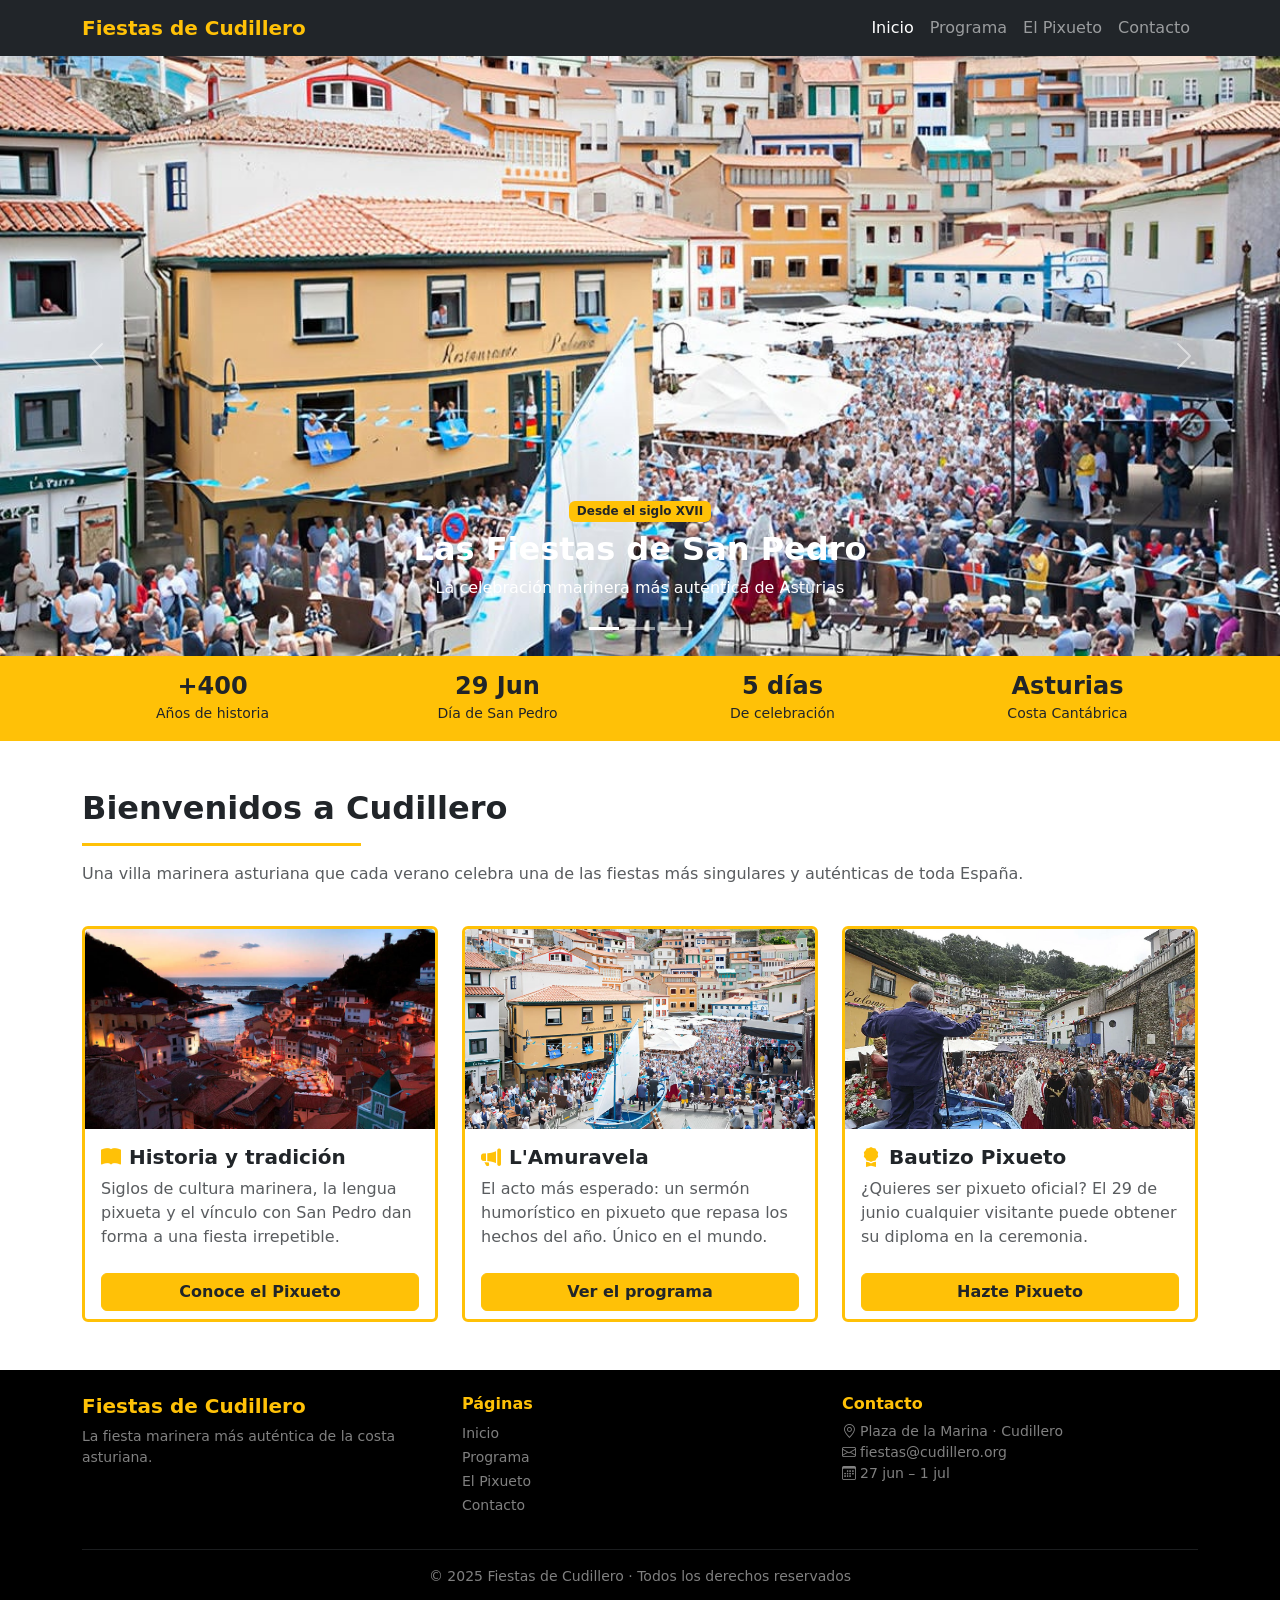
<file: index.html>
<!doctype html>
<html lang="es">
  <head>
    <meta charset="utf-8">
    <meta name="viewport" content="width=device-width, initial-scale=1">
    <title>Fiestas de Cudillero</title>
    <link href="https://cdn.jsdelivr.net/npm/bootstrap@5.3.3/dist/css/bootstrap.min.css" rel="stylesheet">
    <link href="https://cdn.jsdelivr.net/npm/bootstrap-icons@1.11.3/font/bootstrap-icons.min.css" rel="stylesheet">
    <link rel="stylesheet" href="css/estilos.css">
  </head>
  <body>

    <!-- NAVBAR -->
    <nav class="navbar navbar-expand-lg navbar-dark bg-dark">
      <div class="container">
        <a class="navbar-brand fw-bold text-warning" href="index.html">Fiestas de Cudillero</a>
        <button class="navbar-toggler" type="button" data-bs-toggle="collapse" data-bs-target="#menu" aria-controls="menu" aria-expanded="false" aria-label="Abrir menú">
          <span class="navbar-toggler-icon"></span>
        </button>
        <div class="collapse navbar-collapse" id="menu">
          <ul class="navbar-nav ms-auto">
            <li class="nav-item"><a class="nav-link active" href="index.html">Inicio</a></li>
            <li class="nav-item"><a class="nav-link" href="portfolio/programa.html">Programa</a></li>
            <li class="nav-item"><a class="nav-link" href="portfolio/pixueto.html">El Pixueto</a></li>
            <li class="nav-item"><a class="nav-link" href="portfolio/contacto.html">Contacto</a></li>
          </ul>
        </div>
      </div>
    </nav>


    <!-- CARRUSEL -->
    <div id="carrusel" class="carousel slide" data-bs-ride="carousel">
      <div class="carousel-indicators">
        <button type="button" data-bs-target="#carrusel" data-bs-slide-to="0" class="active" aria-label="Slide 1"></button>
        <button type="button" data-bs-target="#carrusel" data-bs-slide-to="1" aria-label="Slide 2"></button>
        <button type="button" data-bs-target="#carrusel" data-bs-slide-to="2" aria-label="Slide 3"></button>
      </div>
      <div class="carousel-inner">
        <div class="carousel-item active">
          <img src="imagenes_video/lamuravela.jpg" class="d-block w-100" alt="L'Amuravela">
          <div class="carousel-caption d-none d-md-block">
            <span class="badge bg-warning text-dark mb-2">Desde el siglo XVII</span>
            <!-- h1 aquí: es el título principal de la página -->
            <h1 class="fw-bold fs-2">Las Fiestas de San Pedro</h1>
            <p>La celebración marinera más auténtica de Asturias</p>
          </div>
        </div>
        <div class="carousel-item">
          <img src="imagenes_video/Fiesta_de_L_Amuravela_1.jpg" class="d-block w-100" alt="L'Amuravela">
          <div class="carousel-caption d-none d-md-block">
            <span class="badge bg-warning text-dark mb-2">Tradición única</span>
            <h2 class="fw-bold">L'Amuravela</h2>
            <p>Un sermón humorístico único en el mundo, en lengua pixueta</p>
          </div>
        </div>
        <div class="carousel-item">
          <img src="imagenes_video/cudi.jpg" class="d-block w-100" alt="Cudillero">
          <div class="carousel-caption d-none d-md-block">
            <span class="badge bg-warning text-dark mb-2">29 Junio · San Pedro</span>
            <h2 class="fw-bold">Cudillero te espera</h2>
            <p>Del 27 de junio al 1 de julio</p>
          </div>
        </div>
      </div>
      <button class="carousel-control-prev" type="button" data-bs-target="#carrusel" data-bs-slide="prev">
        <span class="carousel-control-prev-icon"></span>
        <span class="visually-hidden">Anterior</span>
      </button>
      <button class="carousel-control-next" type="button" data-bs-target="#carrusel" data-bs-slide="next">
        <span class="carousel-control-next-icon"></span>
        <span class="visually-hidden">Siguiente</span>
      </button>
    </div>


    <!-- FRANJA DE DATOS -->
    <div class="bg-warning py-3">
      <div class="container">
        <div class="row text-center">
          <div class="col-6 col-md-3">
            <!-- h3 para seguir la jerarquía h1 > h2 > h3 -->
            <h3 class="fw-bold text-dark mb-0 fs-4">+400</h3>
            <small class="text-dark">Años de historia</small>
          </div>
          <div class="col-6 col-md-3">
            <h3 class="fw-bold text-dark mb-0 fs-4">29 Jun</h3>
            <small class="text-dark">Día de San Pedro</small>
          </div>
          <div class="col-6 col-md-3 mt-2 mt-md-0">
            <h3 class="fw-bold text-dark mb-0 fs-4">5 días</h3>
            <small class="text-dark">De celebración</small>
          </div>
          <div class="col-6 col-md-3 mt-2 mt-md-0">
            <h3 class="fw-bold text-dark mb-0 fs-4">Asturias</h3>
            <small class="text-dark">Costa Cantábrica</small>
          </div>
        </div>
      </div>
    </div>


    <!-- TRES TARJETAS -->
    <section class="py-5">
      <div class="container">

        <div class="row mb-4">
          <div class="col">
            <h2 class="fw-bold">Bienvenidos a Cudillero</h2>
            <hr class="border-warning border-3 opacity-100 w-25">
            <p class="text-muted">Una villa marinera asturiana que cada verano celebra una de las fiestas más singulares y auténticas de toda España.</p>
          </div>
        </div>

        <div class="row row-cols-1 row-cols-md-3 g-4">

          <div class="col">
            <div class="card h-100 border-top border-warning border-3">
              <img src="imagenes_video/cudillero_san_pedro.jpg" class="card-img-top img-galeria" alt="Historia">
              <div class="card-body">
                <!-- h3 dentro de section que ya tiene h2 -->
                <h3 class="card-title fw-bold fs-5"><i class="bi bi-book-fill text-warning me-2"></i>Historia y tradición</h3>
                <p class="card-text text-muted">Siglos de cultura marinera, la lengua pixueta y el vínculo con San Pedro dan forma a una fiesta irrepetible.</p>
              </div>
              <div class="card-footer bg-white border-0">
                <a href="portfolio/pixueto.html" class="btn btn-warning text-dark fw-bold w-100">Conoce el Pixueto</a>
              </div>
            </div>
          </div>

          <div class="col">
            <div class="card h-100 border-top border-warning border-3">
              <img src="imagenes_video/lamuravela.jpg" class="card-img-top img-galeria" alt="L'Amuravela">
              <div class="card-body">
                <h3 class="card-title fw-bold fs-5"><i class="bi bi-megaphone-fill text-warning me-2"></i>L'Amuravela</h3>
                <p class="card-text text-muted">El acto más esperado: un sermón humorístico en pixueto que repasa los hechos del año. Único en el mundo.</p>
              </div>
              <div class="card-footer bg-white border-0">
                <a href="portfolio/programa.html" class="btn btn-warning text-dark fw-bold w-100">Ver el programa</a>
              </div>
            </div>
          </div>

          <div class="col">
            <div class="card h-100 border-top border-warning border-3">
              <img src="imagenes_video/imgSanpedro.jpg" class="card-img-top img-galeria" alt="San Pedro">
              <div class="card-body">
                <h3 class="card-title fw-bold fs-5"><i class="bi bi-award-fill text-warning me-2"></i>Bautizo Pixueto</h3>
                <p class="card-text text-muted">¿Quieres ser pixueto oficial? El 29 de junio cualquier visitante puede obtener su diploma en la ceremonia.</p>
              </div>
              <div class="card-footer bg-white border-0">
                <a href="portfolio/pixueto.html#bautizo" class="btn btn-warning text-dark fw-bold w-100">Hazte Pixueto</a>
              </div>
            </div>
          </div>

        </div>
      </div>
    </section>


    <!-- FOOTER -->
    <footer class="bg-black text-white py-4">
      <div class="container">
        <div class="row g-4">
          <div class="col-12 col-md-4">
            <h3 class="fw-bold text-warning fs-5">Fiestas de Cudillero</h3>
            <p class="text-white-50 small">La fiesta marinera más auténtica de la costa asturiana.</p>
          </div>
          <div class="col-6 col-md-4">
            <h4 class="fw-bold text-warning fs-6">Páginas</h4>
            <ul class="list-unstyled">
              <li><a href="index.html" class="text-white-50 text-decoration-none small">Inicio</a></li>
              <li><a href="portfolio/programa.html" class="text-white-50 text-decoration-none small">Programa</a></li>
              <li><a href="portfolio/pixueto.html" class="text-white-50 text-decoration-none small">El Pixueto</a></li>
              <li><a href="portfolio/contacto.html" class="text-white-50 text-decoration-none small">Contacto</a></li>
            </ul>
          </div>
          <div class="col-6 col-md-4">
            <h4 class="fw-bold text-warning fs-6">Contacto</h4>
            <ul class="list-unstyled">
              <li class="text-white-50 small"><i class="bi bi-geo-alt me-1"></i>Plaza de la Marina · Cudillero</li>
              <li class="text-white-50 small"><i class="bi bi-envelope me-1"></i>fiestas@cudillero.org</li>
              <li class="text-white-50 small"><i class="bi bi-calendar3 me-1"></i>27 jun – 1 jul</li>
            </ul>
          </div>
        </div>
        <hr class="border-secondary">
        <p class="text-center text-white-50 small mb-0">© 2025 Fiestas de Cudillero · Todos los derechos reservados</p>
      </div>
    </footer>

    <script src="https://cdn.jsdelivr.net/npm/bootstrap@5.3.3/dist/js/bootstrap.bundle.min.js"></script>
  </body>
</html>
</file>
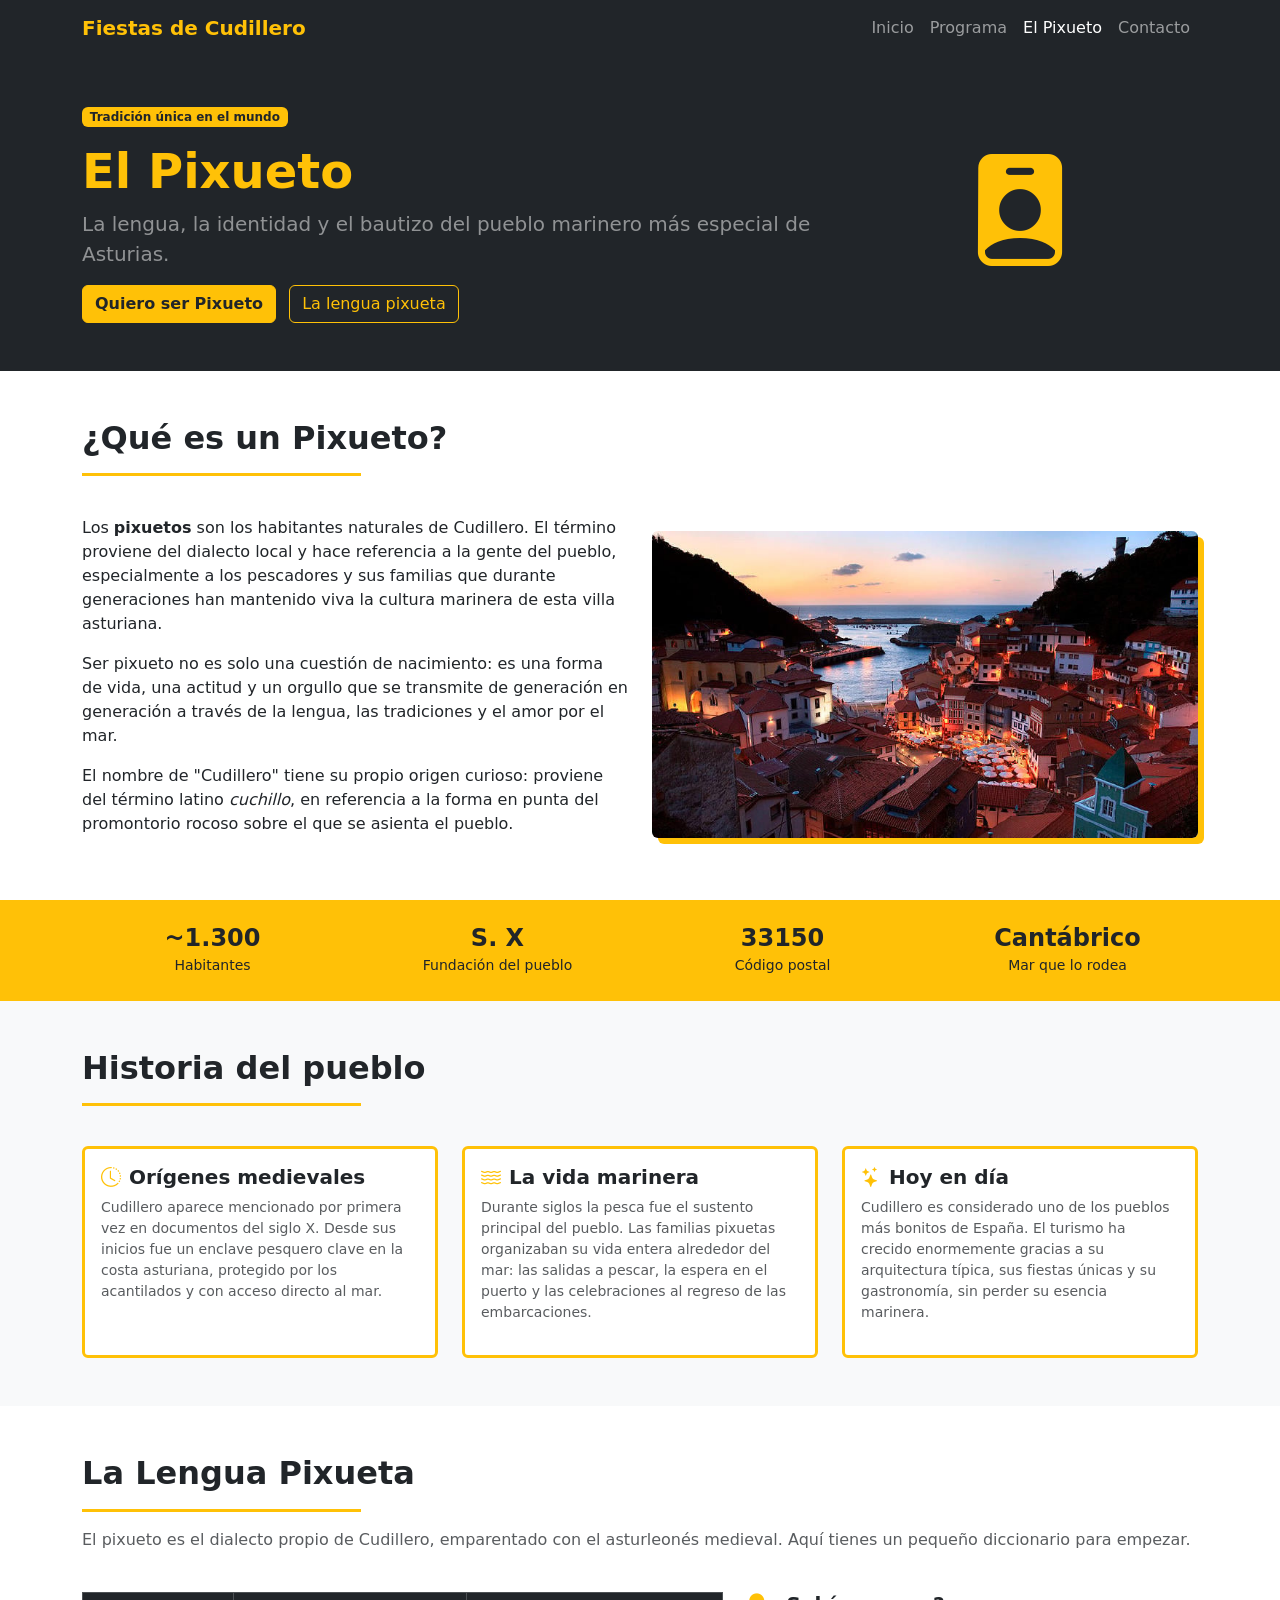
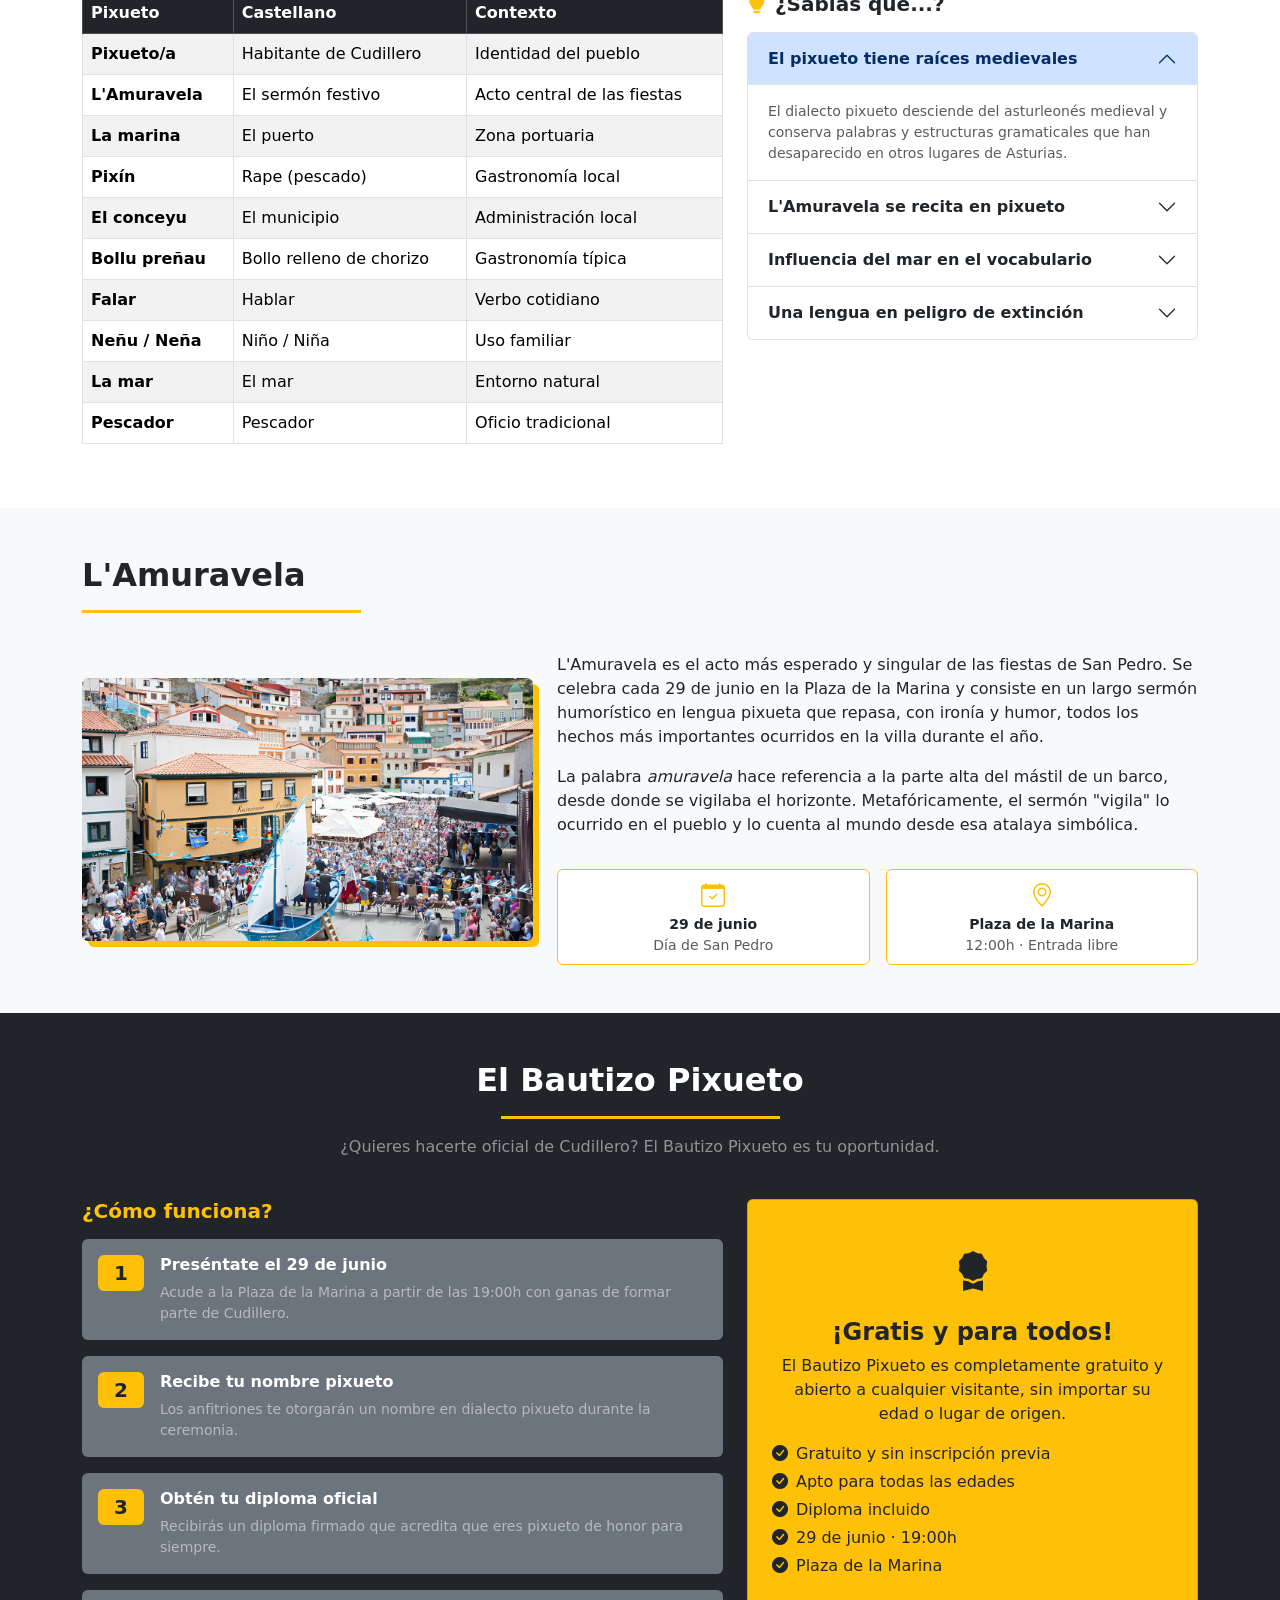
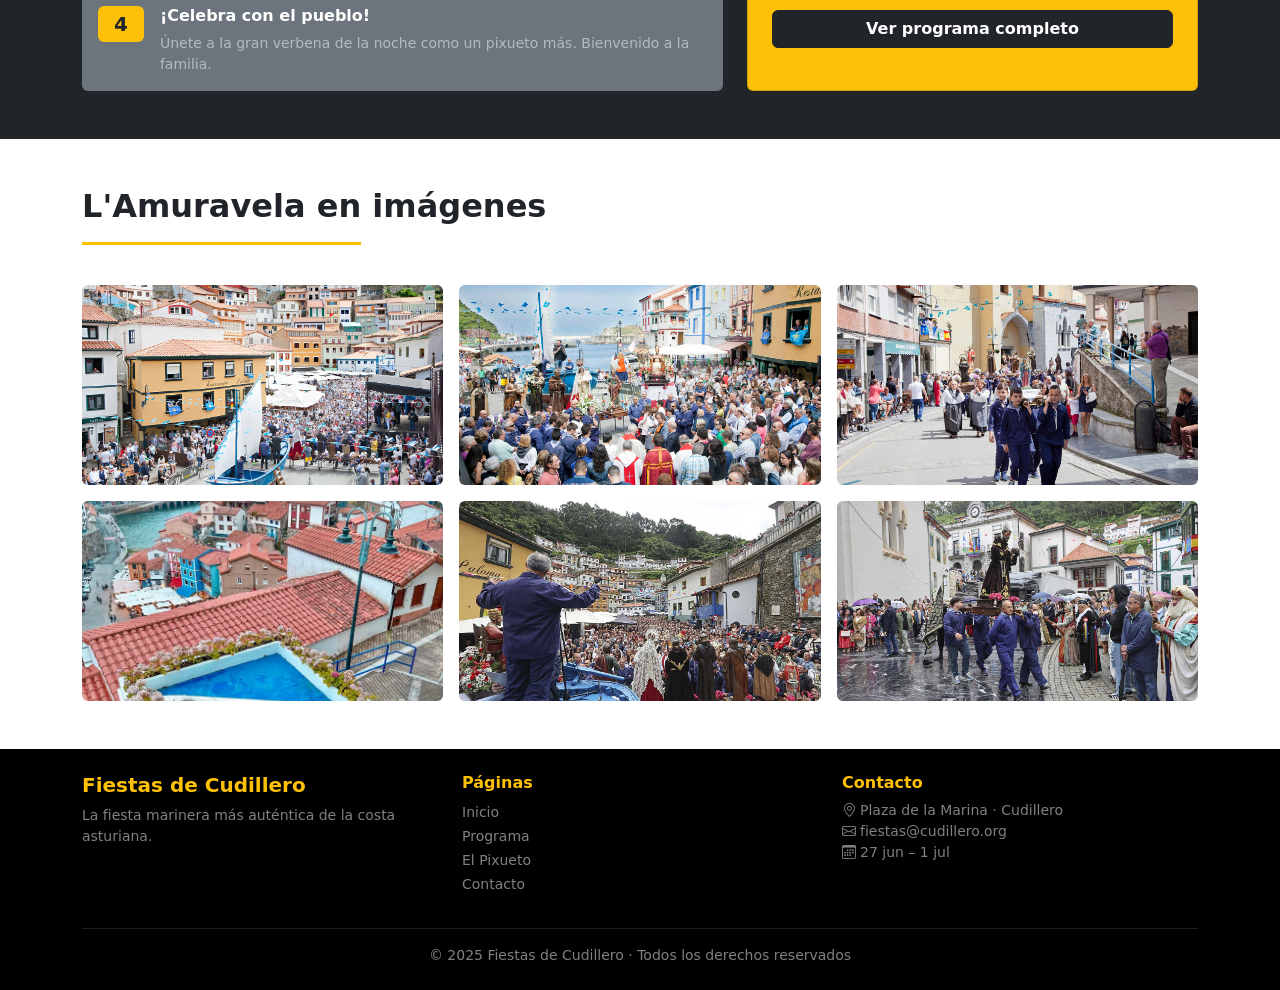
<file: portfolio/pixueto.html>
<!doctype html>
<html lang="es">
  <head>
    <meta charset="utf-8">
    <meta name="viewport" content="width=device-width, initial-scale=1">
    <title>El Pixueto · Fiestas de Cudillero</title>
    <link href="https://cdn.jsdelivr.net/npm/bootstrap@5.3.3/dist/css/bootstrap.min.css" rel="stylesheet">
    <link href="https://cdn.jsdelivr.net/npm/bootstrap-icons@1.11.3/font/bootstrap-icons.min.css" rel="stylesheet">
    <link rel="stylesheet" href="../css/estilos.css">
  </head>
  <body>

    <!-- NAVBAR -->
    <nav class="navbar navbar-expand-lg navbar-dark bg-dark">
      <div class="container">
        <a class="navbar-brand fw-bold text-warning" href="../index.html">Fiestas de Cudillero</a>
        <button class="navbar-toggler" type="button" data-bs-toggle="collapse" data-bs-target="#menu" aria-controls="menu" aria-expanded="false" aria-label="Abrir menú">
          <span class="navbar-toggler-icon"></span>
        </button>
        <div class="collapse navbar-collapse" id="menu">
          <ul class="navbar-nav ms-auto">
            <li class="nav-item"><a class="nav-link" href="../index.html">Inicio</a></li>
            <li class="nav-item"><a class="nav-link" href="programa.html">Programa</a></li>
            <li class="nav-item"><a class="nav-link active" href="pixueto.html">El Pixueto</a></li>
            <li class="nav-item"><a class="nav-link" href="contacto.html">Contacto</a></li>
          </ul>
        </div>
      </div>
    </nav>


    <!-- CABECERA -->
    <div class="bg-dark text-white py-5">
      <div class="container">
        <div class="row align-items-center g-4">
          <div class="col-12 col-md-8">
            <span class="badge bg-warning text-dark mb-3">Tradición única en el mundo</span>
            <h1 class="fw-bold display-5 text-warning">El Pixueto</h1>
            <p class="lead text-white-50">La lengua, la identidad y el bautizo del pueblo marinero más especial de Asturias.</p>
            <a href="#bautizo" class="btn btn-warning text-dark fw-bold me-2">Quiero ser Pixueto</a>
            <a href="#lengua" class="btn btn-outline-warning">La lengua pixueta</a>
          </div>
          <div class="col-12 col-md-4 text-center d-none d-md-block">
            <i class="bi bi-person-badge-fill text-warning" style="font-size:7rem;"></i>
          </div>
        </div>
      </div>
    </div>


    <!-- QUÉ ES UN PIXUETO -->
    <section class="py-5">
      <div class="container">

        <div class="row mb-4">
          <div class="col">
            <h2 class="fw-bold">¿Qué es un Pixueto?</h2>
            <hr class="border-warning border-3 opacity-100 w-25">
          </div>
        </div>

        <div class="row align-items-center g-4">
          <div class="col-12 col-md-6">
            <p>Los <strong>pixuetos</strong> son los habitantes naturales de Cudillero. El término proviene del dialecto local y hace referencia a la gente del pueblo, especialmente a los pescadores y sus familias que durante generaciones han mantenido viva la cultura marinera de esta villa asturiana.</p>
            <p>Ser pixueto no es solo una cuestión de nacimiento: es una forma de vida, una actitud y un orgullo que se transmite de generación en generación a través de la lengua, las tradiciones y el amor por el mar.</p>
            <p>El nombre de "Cudillero" tiene su propio origen curioso: proviene del término latino <em>cuchillo</em>, en referencia a la forma en punta del promontorio rocoso sobre el que se asienta el pueblo.</p>
          </div>
          <div class="col-12 col-md-6">
            <img src="../imagenes_video/cudillero_san_pedro.jpg" class="img-fluid rounded sombra-dorada" alt="Cudillero">
          </div>
        </div>

      </div>
    </section>


    <!-- DATOS DEL PUEBLO -->
    <section class="py-4 bg-warning">
      <div class="container">
        <div class="row text-center">
          <div class="col-6 col-md-3">
            <h3 class="fw-bold text-dark mb-0 fs-4">~1.300</h3>
            <small class="text-dark">Habitantes</small>
          </div>
          <div class="col-6 col-md-3">
            <h3 class="fw-bold text-dark mb-0 fs-4">S. X</h3>
            <small class="text-dark">Fundación del pueblo</small>
          </div>
          <div class="col-6 col-md-3 mt-2 mt-md-0">
            <h3 class="fw-bold text-dark mb-0 fs-4">33150</h3>
            <small class="text-dark">Código postal</small>
          </div>
          <div class="col-6 col-md-3 mt-2 mt-md-0">
            <h3 class="fw-bold text-dark mb-0 fs-4">Cantábrico</h3>
            <small class="text-dark">Mar que lo rodea</small>
          </div>
        </div>
      </div>
    </section>


    <!-- HISTORIA DEL PUEBLO -->
    <section class="py-5 bg-light">
      <div class="container">

        <div class="row mb-4">
          <div class="col">
            <h2 class="fw-bold">Historia del pueblo</h2>
            <hr class="border-warning border-3 opacity-100 w-25">
          </div>
        </div>

        <div class="row g-4">

          <div class="col-12 col-md-4">
            <div class="card h-100 border-top border-warning border-3">
              <div class="card-body">
                <h3 class="fw-bold fs-5"><i class="bi bi-clock-history text-warning me-2"></i>Orígenes medievales</h3>
                <p class="text-muted small">Cudillero aparece mencionado por primera vez en documentos del siglo X. Desde sus inicios fue un enclave pesquero clave en la costa asturiana, protegido por los acantilados y con acceso directo al mar.</p>
              </div>
            </div>
          </div>

          <div class="col-12 col-md-4">
            <div class="card h-100 border-top border-warning border-3">
              <div class="card-body">
                <h3 class="fw-bold fs-5"><i class="bi bi-water text-warning me-2"></i>La vida marinera</h3>
                <p class="text-muted small">Durante siglos la pesca fue el sustento principal del pueblo. Las familias pixuetas organizaban su vida entera alrededor del mar: las salidas a pescar, la espera en el puerto y las celebraciones al regreso de las embarcaciones.</p>
              </div>
            </div>
          </div>

          <div class="col-12 col-md-4">
            <div class="card h-100 border-top border-warning border-3">
              <div class="card-body">
                <h3 class="fw-bold fs-5"><i class="bi bi-stars text-warning me-2"></i>Hoy en día</h3>
                <p class="text-muted small">Cudillero es considerado uno de los pueblos más bonitos de España. El turismo ha crecido enormemente gracias a su arquitectura típica, sus fiestas únicas y su gastronomía, sin perder su esencia marinera.</p>
              </div>
            </div>
          </div>

        </div>
      </div>
    </section>


    <!-- LA LENGUA PIXUETA -->
    <section id="lengua" class="py-5">
      <div class="container">

        <div class="row mb-4">
          <div class="col">
            <h2 class="fw-bold">La Lengua Pixueta</h2>
            <hr class="border-warning border-3 opacity-100 w-25">
            <p class="text-muted">El pixueto es el dialecto propio de Cudillero, emparentado con el asturleonés medieval. Aquí tienes un pequeño diccionario para empezar.</p>
          </div>
        </div>

        <div class="row g-4">

          <div class="col-12 col-lg-7">
            <div class="table-responsive">
              <table class="table table-striped table-bordered align-middle">
                <thead class="table-dark">
                  <tr>
                    <th>Pixueto</th>
                    <th>Castellano</th>
                    <th>Contexto</th>
                  </tr>
                </thead>
                <tbody>
                  <tr><td><strong>Pixueto/a</strong></td><td>Habitante de Cudillero</td><td>Identidad del pueblo</td></tr>
                  <tr><td><strong>L'Amuravela</strong></td><td>El sermón festivo</td><td>Acto central de las fiestas</td></tr>
                  <tr><td><strong>La marina</strong></td><td>El puerto</td><td>Zona portuaria</td></tr>
                  <tr><td><strong>Pixín</strong></td><td>Rape (pescado)</td><td>Gastronomía local</td></tr>
                  <tr><td><strong>El conceyu</strong></td><td>El municipio</td><td>Administración local</td></tr>
                  <tr><td><strong>Bollu preñau</strong></td><td>Bollo relleno de chorizo</td><td>Gastronomía típica</td></tr>
                  <tr><td><strong>Falar</strong></td><td>Hablar</td><td>Verbo cotidiano</td></tr>
                  <tr><td><strong>Neñu / Neña</strong></td><td>Niño / Niña</td><td>Uso familiar</td></tr>
                  <tr><td><strong>La mar</strong></td><td>El mar</td><td>Entorno natural</td></tr>
                  <tr><td><strong>Pescador</strong></td><td>Pescador</td><td>Oficio tradicional</td></tr>
                </tbody>
              </table>
            </div>
          </div>

          <div class="col-12 col-lg-5">
            <h3 class="fw-bold mb-3 fs-5"><i class="bi bi-lightbulb-fill text-warning me-2"></i>¿Sabías que...?</h3>
            <div class="accordion" id="acordeonLengua">
              <div class="accordion-item">
                <h2 class="accordion-header">
                  <button class="accordion-button fw-bold" type="button" data-bs-toggle="collapse" data-bs-target="#c1" aria-expanded="true">
                    El pixueto tiene raíces medievales
                  </button>
                </h2>
                <div id="c1" class="accordion-collapse collapse show" data-bs-parent="#acordeonLengua">
                  <div class="accordion-body text-muted small">
                    El dialecto pixueto desciende del asturleonés medieval y conserva palabras y estructuras gramaticales que han desaparecido en otros lugares de Asturias.
                  </div>
                </div>
              </div>
              <div class="accordion-item">
                <h2 class="accordion-header">
                  <button class="accordion-button collapsed fw-bold" type="button" data-bs-toggle="collapse" data-bs-target="#c2" aria-expanded="false">
                    L'Amuravela se recita en pixueto
                  </button>
                </h2>
                <div id="c2" class="accordion-collapse collapse" data-bs-parent="#acordeonLengua">
                  <div class="accordion-body text-muted small">
                    El sermón de L'Amuravela se pronuncia íntegramente en lengua pixueta, lo que lo convierte en uno de los pocos actos públicos donde este dialecto tiene protagonismo oficial hoy en día.
                  </div>
                </div>
              </div>
              <div class="accordion-item">
                <h2 class="accordion-header">
                  <button class="accordion-button collapsed fw-bold" type="button" data-bs-toggle="collapse" data-bs-target="#c3" aria-expanded="false">
                    Influencia del mar en el vocabulario
                  </button>
                </h2>
                <div id="c3" class="accordion-collapse collapse" data-bs-parent="#acordeonLengua">
                  <div class="accordion-body text-muted small">
                    Gran parte del vocabulario pixueto está relacionado con la pesca, el mar y las embarcaciones, reflejo directo de la vida cotidiana de sus habitantes a lo largo de los siglos.
                  </div>
                </div>
              </div>
              <div class="accordion-item">
                <h2 class="accordion-header">
                  <button class="accordion-button collapsed fw-bold" type="button" data-bs-toggle="collapse" data-bs-target="#c4" aria-expanded="false">
                    Una lengua en peligro de extinción
                  </button>
                </h2>
                <div id="c4" class="accordion-collapse collapse" data-bs-parent="#acordeonLengua">
                  <div class="accordion-body text-muted small">
                    El número de hablantes nativos del pixueto ha descendido mucho en el siglo XX. Las fiestas y L'Amuravela son los principales mecanismos de conservación y transmisión de este dialecto único.
                  </div>
                </div>
              </div>
            </div>
          </div>

        </div>
      </div>
    </section>


    <!-- L'AMURAVELA -->
    <section class="py-5 bg-light">
      <div class="container">

        <div class="row mb-4">
          <div class="col">
            <h2 class="fw-bold">L'Amuravela</h2>
            <hr class="border-warning border-3 opacity-100 w-25">
          </div>
        </div>

        <div class="row align-items-center g-4">
          <div class="col-12 col-md-5">
            <img src="../imagenes_video/lamuravela.jpg" class="img-fluid rounded sombra-dorada" alt="L'Amuravela">
          </div>
          <div class="col-12 col-md-7">
            <p>L'Amuravela es el acto más esperado y singular de las fiestas de San Pedro. Se celebra cada 29 de junio en la Plaza de la Marina y consiste en un largo sermón humorístico en lengua pixueta que repasa, con ironía y humor, todos los hechos más importantes ocurridos en la villa durante el año.</p>
            <p>La palabra <em>amuravela</em> hace referencia a la parte alta del mástil de un barco, desde donde se vigilaba el horizonte. Metafóricamente, el sermón "vigila" lo ocurrido en el pueblo y lo cuenta al mundo desde esa atalaya simbólica.</p>
            <div class="row row-cols-1 row-cols-sm-2 g-3 mt-2">
              <div class="col">
                <div class="card border-warning">
                  <div class="card-body text-center py-2">
                    <i class="bi bi-calendar-check text-warning fs-4"></i>
                    <p class="mb-0 small fw-bold">29 de junio</p>
                    <p class="mb-0 text-muted small">Día de San Pedro</p>
                  </div>
                </div>
              </div>
              <div class="col">
                <div class="card border-warning">
                  <div class="card-body text-center py-2">
                    <i class="bi bi-geo-alt text-warning fs-4"></i>
                    <p class="mb-0 small fw-bold">Plaza de la Marina</p>
                    <p class="mb-0 text-muted small">12:00h · Entrada libre</p>
                  </div>
                </div>
              </div>
            </div>
          </div>
        </div>

      </div>
    </section>


    <!-- BAUTIZO PIXUETO -->
    <section id="bautizo" class="py-5 bg-dark text-white">
      <div class="container">

        <div class="row mb-4">
          <div class="col text-center">
            <h2 class="fw-bold text-white">El Bautizo Pixueto</h2>
            <hr class="border-warning border-3 opacity-100 w-25 mx-auto">
            <p class="text-white-50">¿Quieres hacerte oficial de Cudillero? El Bautizo Pixueto es tu oportunidad.</p>
          </div>
        </div>

        <div class="row g-4 justify-content-center">

          <div class="col-12 col-lg-7">
            <h3 class="fw-bold text-warning mb-3 fs-5">¿Cómo funciona?</h3>
            <div class="row g-3">
              <div class="col-12">
                <div class="card bg-secondary text-white border-0">
                  <div class="card-body d-flex align-items-start gap-3">
                    <span class="badge bg-warning text-dark fs-5 px-3 py-2">1</span>
                    <div>
                      <h4 class="fw-bold fs-6">Preséntate el 29 de junio</h4>
                      <p class="small text-white-50 mb-0">Acude a la Plaza de la Marina a partir de las 19:00h con ganas de formar parte de Cudillero.</p>
                    </div>
                  </div>
                </div>
              </div>
              <div class="col-12">
                <div class="card bg-secondary text-white border-0">
                  <div class="card-body d-flex align-items-start gap-3">
                    <span class="badge bg-warning text-dark fs-5 px-3 py-2">2</span>
                    <div>
                      <h4 class="fw-bold fs-6">Recibe tu nombre pixueto</h4>
                      <p class="small text-white-50 mb-0">Los anfitriones te otorgarán un nombre en dialecto pixueto durante la ceremonia.</p>
                    </div>
                  </div>
                </div>
              </div>
              <div class="col-12">
                <div class="card bg-secondary text-white border-0">
                  <div class="card-body d-flex align-items-start gap-3">
                    <span class="badge bg-warning text-dark fs-5 px-3 py-2">3</span>
                    <div>
                      <h4 class="fw-bold fs-6">Obtén tu diploma oficial</h4>
                      <p class="small text-white-50 mb-0">Recibirás un diploma firmado que acredita que eres pixueto de honor para siempre.</p>
                    </div>
                  </div>
                </div>
              </div>
              <div class="col-12">
                <div class="card bg-secondary text-white border-0">
                  <div class="card-body d-flex align-items-start gap-3">
                    <span class="badge bg-warning text-dark fs-5 px-3 py-2">4</span>
                    <div>
                      <h4 class="fw-bold fs-6">¡Celebra con el pueblo!</h4>
                      <p class="small text-white-50 mb-0">Únete a la gran verbena de la noche como un pixueto más. Bienvenido a la familia.</p>
                    </div>
                  </div>
                </div>
              </div>
            </div>
          </div>

          <div class="col-12 col-lg-5">
            <div class="card bg-warning text-dark h-100">
              <div class="card-body text-center d-flex flex-column justify-content-center p-4">
                <i class="bi bi-award-fill fs-1 mb-3"></i>
                <h3 class="fw-bold fs-4">¡Gratis y para todos!</h3>
                <p>El Bautizo Pixueto es completamente gratuito y abierto a cualquier visitante, sin importar su edad o lugar de origen.</p>
                <ul class="list-unstyled text-start">
                  <li class="mb-1"><i class="bi bi-check-circle-fill me-2"></i>Gratuito y sin inscripción previa</li>
                  <li class="mb-1"><i class="bi bi-check-circle-fill me-2"></i>Apto para todas las edades</li>
                  <li class="mb-1"><i class="bi bi-check-circle-fill me-2"></i>Diploma incluido</li>
                  <li class="mb-1"><i class="bi bi-check-circle-fill me-2"></i>29 de junio · 19:00h</li>
                  <li><i class="bi bi-check-circle-fill me-2"></i>Plaza de la Marina</li>
                </ul>
                <a href="programa.html" class="btn btn-dark text-white fw-bold mt-3">Ver programa completo</a>
              </div>
            </div>
          </div>

        </div>
      </div>
    </section>


    <!-- GALERÍA -->
    <section class="py-5">
      <div class="container">

        <div class="row mb-4">
          <div class="col">
            <h2 class="fw-bold">L'Amuravela en imágenes</h2>
            <hr class="border-warning border-3 opacity-100 w-25">
          </div>
        </div>

        <div class="row row-cols-1 row-cols-sm-2 row-cols-md-3 g-3">
          <div class="col"><img src="../imagenes_video/lamuravela.jpg" class="img-fluid rounded img-galeria w-100" alt="L'Amuravela"></div>
          <div class="col"><img src="../imagenes_video/Fiesta_de_L_Amuravela_1.jpg" class="img-fluid rounded img-galeria w-100" alt="Fiesta"></div>
          <div class="col"><img src="../imagenes_video/Fiesta_de_L_Amuravela.jpg" class="img-fluid rounded img-galeria w-100" alt="Celebración"></div>
          <div class="col"><img src="../imagenes_video/cudi.jpg" class="img-fluid rounded img-galeria w-100" alt="Cudillero"></div>
          <div class="col"><img src="../imagenes_video/imgSanpedro.jpg" class="img-fluid rounded img-galeria w-100" alt="San Pedro"></div>
          <div class="col"><img src="../imagenes_video/amuravela-cudillero-2024 (24).jpg" class="img-fluid rounded img-galeria w-100" alt="Amuravela 2024"></div>
        </div>

      </div>
    </section>


    <!-- FOOTER -->
    <footer class="bg-black text-white py-4">
      <div class="container">
        <div class="row g-4">
          <div class="col-12 col-md-4">
            <h3 class="fw-bold text-warning fs-5">Fiestas de Cudillero</h3>
            <p class="text-white-50 small">La fiesta marinera más auténtica de la costa asturiana.</p>
          </div>
          <div class="col-6 col-md-4">
            <h4 class="fw-bold text-warning fs-6">Páginas</h4>
            <ul class="list-unstyled">
              <li><a href="../index.html" class="text-white-50 text-decoration-none small">Inicio</a></li>
              <li><a href="programa.html" class="text-white-50 text-decoration-none small">Programa</a></li>
              <li><a href="pixueto.html" class="text-white-50 text-decoration-none small">El Pixueto</a></li>
              <li><a href="contacto.html" class="text-white-50 text-decoration-none small">Contacto</a></li>
            </ul>
          </div>
          <div class="col-6 col-md-4">
            <h4 class="fw-bold text-warning fs-6">Contacto</h4>
            <ul class="list-unstyled">
              <li class="text-white-50 small"><i class="bi bi-geo-alt me-1"></i>Plaza de la Marina · Cudillero</li>
              <li class="text-white-50 small"><i class="bi bi-envelope me-1"></i>fiestas@cudillero.org</li>
              <li class="text-white-50 small"><i class="bi bi-calendar3 me-1"></i>27 jun – 1 jul</li>
            </ul>
          </div>
        </div>
        <hr class="border-secondary">
        <p class="text-center text-white-50 small mb-0">© 2025 Fiestas de Cudillero · Todos los derechos reservados</p>
      </div>
    </footer>

    <script src="https://cdn.jsdelivr.net/npm/bootstrap@5.3.3/dist/js/bootstrap.bundle.min.js"></script>
  </body>
</html>
</file>
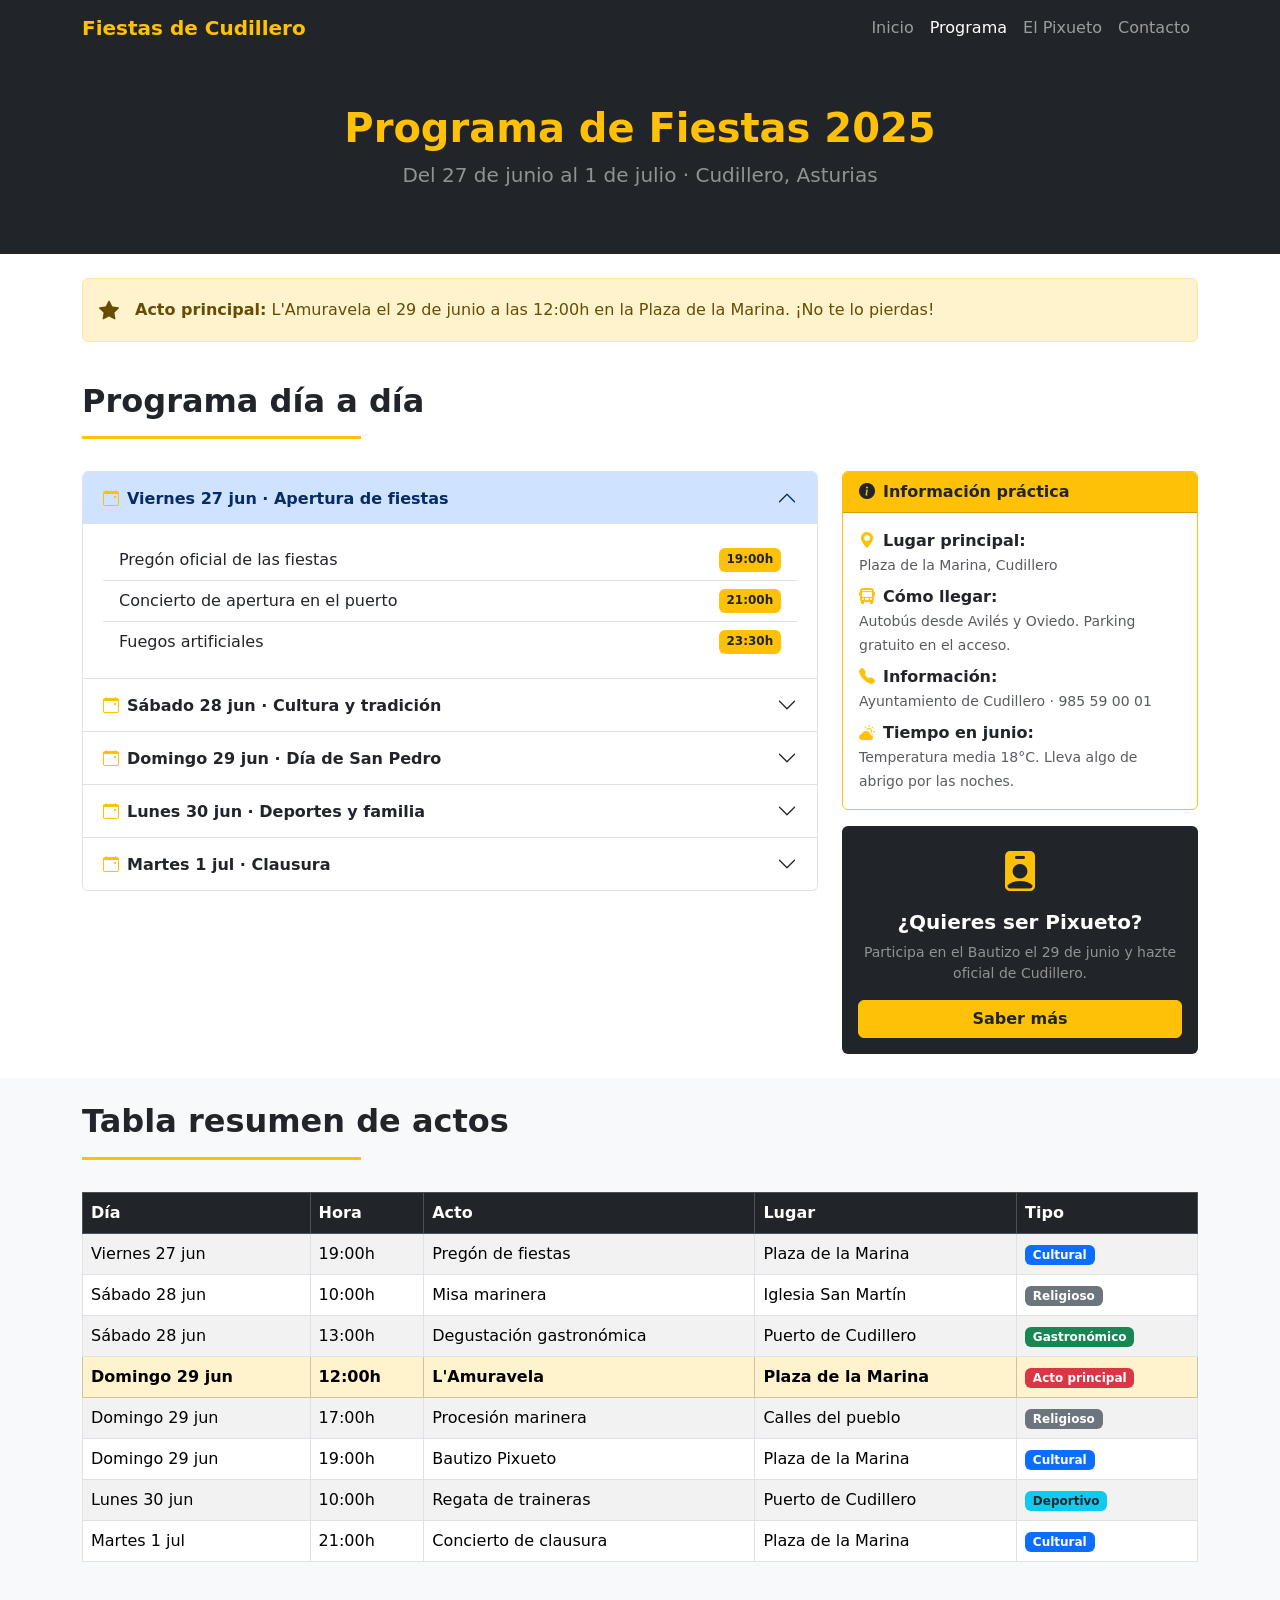
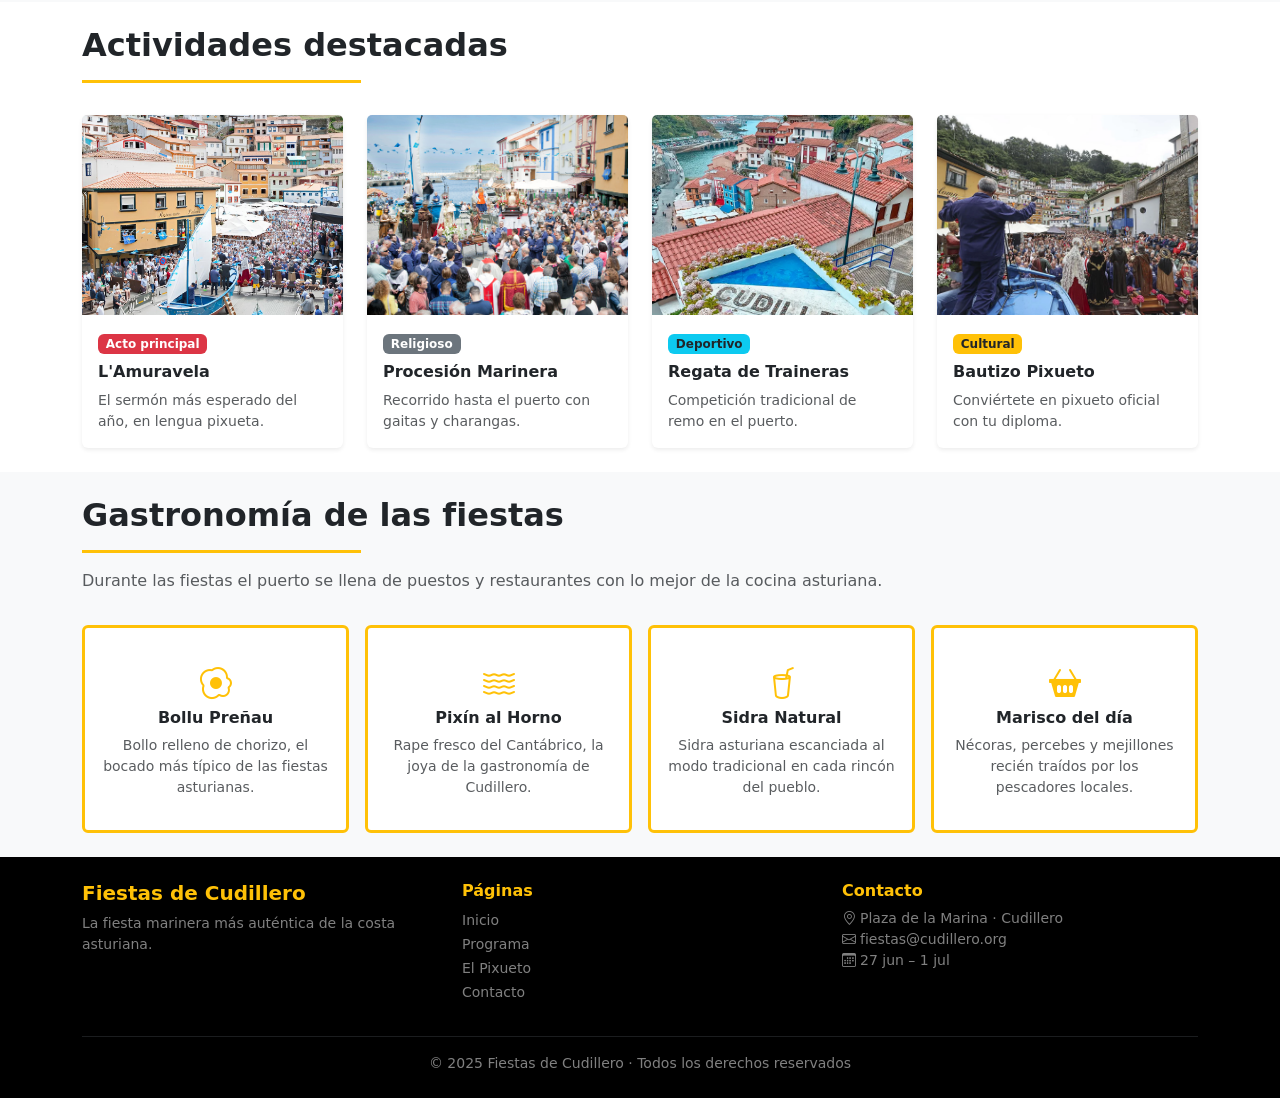
<file: portfolio/programa.html>
<!doctype html>
<html lang="es">
  <head>
    <meta charset="utf-8">
    <meta name="viewport" content="width=device-width, initial-scale=1">
    <title>Programa · Fiestas de Cudillero</title>
    <link href="https://cdn.jsdelivr.net/npm/bootstrap@5.3.3/dist/css/bootstrap.min.css" rel="stylesheet">
    <link href="https://cdn.jsdelivr.net/npm/bootstrap-icons@1.11.3/font/bootstrap-icons.min.css" rel="stylesheet">
    <link rel="stylesheet" href="../css/estilos.css">
  </head>
  <body>

    <!-- NAVBAR -->
    <nav class="navbar navbar-expand-lg navbar-dark bg-dark">
      <div class="container">
        <a class="navbar-brand fw-bold text-warning" href="../index.html">Fiestas de Cudillero</a>
        <button class="navbar-toggler" type="button" data-bs-toggle="collapse" data-bs-target="#menu" aria-controls="menu" aria-expanded="false" aria-label="Abrir menú">
          <span class="navbar-toggler-icon"></span>
        </button>
        <div class="collapse navbar-collapse" id="menu">
          <ul class="navbar-nav ms-auto">
            <li class="nav-item"><a class="nav-link" href="../index.html">Inicio</a></li>
            <li class="nav-item"><a class="nav-link active" href="programa.html">Programa</a></li>
            <li class="nav-item"><a class="nav-link" href="pixueto.html">El Pixueto</a></li>
            <li class="nav-item"><a class="nav-link" href="contacto.html">Contacto</a></li>
          </ul>
        </div>
      </div>
    </nav>


    <!-- CABECERA -->
    <div class="bg-dark text-white py-5">
      <div class="container">
        <div class="row">
          <div class="col text-center">
            <h1 class="fw-bold text-warning">Programa de Fiestas 2025</h1>
            <p class="lead text-white-50">Del 27 de junio al 1 de julio · Cudillero, Asturias</p>
          </div>
        </div>
      </div>
    </div>


    <!-- ALERTA ACTO PRINCIPAL -->
    <div class="container mt-4">
      <div class="row">
        <div class="col">
          <div class="alert alert-warning d-flex align-items-center" role="alert">
            <i class="bi bi-star-fill me-3 fs-5"></i>
            <div><strong>Acto principal:</strong> L'Amuravela el 29 de junio a las 12:00h en la Plaza de la Marina. ¡No te lo pierdas!</div>
          </div>
        </div>
      </div>
    </div>


    <!-- PROGRAMA DÍA A DÍA + SIDEBAR -->
    <section class="py-4">
      <div class="container">

        <div class="row mb-3">
          <div class="col">
            <h2 class="fw-bold">Programa día a día</h2>
            <hr class="border-warning border-3 opacity-100 w-25">
          </div>
        </div>

        <div class="row g-4">

          <!-- Acordeón -->
          <div class="col-12 col-lg-8">
            <div class="accordion" id="acordeonPrograma">

              <div class="accordion-item">
                <h2 class="accordion-header">
                  <button class="accordion-button fw-bold" type="button" data-bs-toggle="collapse" data-bs-target="#dia1" aria-expanded="true">
                    <i class="bi bi-calendar-event text-warning me-2"></i>Viernes 27 jun · Apertura de fiestas
                  </button>
                </h2>
                <div id="dia1" class="accordion-collapse collapse show" data-bs-parent="#acordeonPrograma">
                  <div class="accordion-body">
                    <ul class="list-group list-group-flush">
                      <li class="list-group-item d-flex justify-content-between">Pregón oficial de las fiestas <span class="badge bg-warning text-dark">19:00h</span></li>
                      <li class="list-group-item d-flex justify-content-between">Concierto de apertura en el puerto <span class="badge bg-warning text-dark">21:00h</span></li>
                      <li class="list-group-item d-flex justify-content-between">Fuegos artificiales <span class="badge bg-warning text-dark">23:30h</span></li>
                    </ul>
                  </div>
                </div>
              </div>

              <div class="accordion-item">
                <h2 class="accordion-header">
                  <button class="accordion-button collapsed fw-bold" type="button" data-bs-toggle="collapse" data-bs-target="#dia2" aria-expanded="false">
                    <i class="bi bi-calendar-event text-warning me-2"></i>Sábado 28 jun · Cultura y tradición
                  </button>
                </h2>
                <div id="dia2" class="accordion-collapse collapse" data-bs-parent="#acordeonPrograma">
                  <div class="accordion-body">
                    <ul class="list-group list-group-flush">
                      <li class="list-group-item d-flex justify-content-between">Misa marinera en la iglesia de San Martín <span class="badge bg-warning text-dark">10:00h</span></li>
                      <li class="list-group-item d-flex justify-content-between">Exposición de arte local en el Ayuntamiento <span class="badge bg-warning text-dark">12:00h</span></li>
                      <li class="list-group-item d-flex justify-content-between">Degustación de gastronomía asturiana <span class="badge bg-warning text-dark">13:00h</span></li>
                      <li class="list-group-item d-flex justify-content-between">Verbena con grupo local <span class="badge bg-warning text-dark">22:00h</span></li>
                    </ul>
                  </div>
                </div>
              </div>

              <div class="accordion-item">
                <h2 class="accordion-header">
                  <button class="accordion-button collapsed fw-bold" type="button" data-bs-toggle="collapse" data-bs-target="#dia3" aria-expanded="false">
                    <i class="bi bi-calendar-event text-warning me-2"></i>Domingo 29 jun · Día de San Pedro 
                  </button>
                </h2>
                <div id="dia3" class="accordion-collapse collapse" data-bs-parent="#acordeonPrograma">
                  <div class="accordion-body">
                    <p class="text-muted fst-italic small mb-2">El día más importante. Festividad del patrón de los marineros.</p>
                    <ul class="list-group list-group-flush">
                      <li class="list-group-item d-flex justify-content-between">Misa solemne en honor a San Pedro <span class="badge bg-warning text-dark">10:30h</span></li>
                      <li class="list-group-item d-flex justify-content-between"><strong>L'Amuravela · Plaza de la Marina</strong> <span class="badge bg-danger">12:00h</span></li>
                      <li class="list-group-item d-flex justify-content-between">Procesión marinera al puerto <span class="badge bg-warning text-dark">17:00h</span></li>
                      <li class="list-group-item d-flex justify-content-between">Bautizo Pixueto · Para todos los visitantes <span class="badge bg-warning text-dark">19:00h</span></li>
                      <li class="list-group-item d-flex justify-content-between">Gran verbena y concierto <span class="badge bg-warning text-dark">22:00h</span></li>
                    </ul>
                  </div>
                </div>
              </div>

              <div class="accordion-item">
                <h2 class="accordion-header">
                  <button class="accordion-button collapsed fw-bold" type="button" data-bs-toggle="collapse" data-bs-target="#dia4" aria-expanded="false">
                    <i class="bi bi-calendar-event text-warning me-2"></i>Lunes 30 jun · Deportes y familia
                  </button>
                </h2>
                <div id="dia4" class="accordion-collapse collapse" data-bs-parent="#acordeonPrograma">
                  <div class="accordion-body">
                    <ul class="list-group list-group-flush">
                      <li class="list-group-item d-flex justify-content-between">Regata de traineras en el puerto <span class="badge bg-warning text-dark">10:00h</span></li>
                      <li class="list-group-item d-flex justify-content-between">Actividades infantiles en la plaza <span class="badge bg-warning text-dark">12:00h</span></li>
                      <li class="list-group-item d-flex justify-content-between">Concurso de pesca deportiva <span class="badge bg-warning text-dark">16:00h</span></li>
                      <li class="list-group-item d-flex justify-content-between">Actuación de gaitas y danzas asturianas <span class="badge bg-warning text-dark">20:00h</span></li>
                    </ul>
                  </div>
                </div>
              </div>

              <div class="accordion-item">
                <h2 class="accordion-header">
                  <button class="accordion-button collapsed fw-bold" type="button" data-bs-toggle="collapse" data-bs-target="#dia5" aria-expanded="false">
                    <i class="bi bi-calendar-event text-warning me-2"></i>Martes 1 jul · Clausura
                  </button>
                </h2>
                <div id="dia5" class="accordion-collapse collapse" data-bs-parent="#acordeonPrograma">
                  <div class="accordion-body">
                    <ul class="list-group list-group-flush">
                      <li class="list-group-item d-flex justify-content-between">Misa de clausura <span class="badge bg-warning text-dark">11:00h</span></li>
                      <li class="list-group-item d-flex justify-content-between">Homenaje a los marineros en el puerto <span class="badge bg-warning text-dark">13:00h</span></li>
                      <li class="list-group-item d-flex justify-content-between">Concierto de clausura <span class="badge bg-warning text-dark">21:00h</span></li>
                      <li class="list-group-item d-flex justify-content-between">Traca final y cierre de fiestas <span class="badge bg-warning text-dark">23:59h</span></li>
                    </ul>
                  </div>
                </div>
              </div>

            </div>
          </div>

          <!-- Sidebar info -->
          <div class="col-12 col-lg-4">
            <div class="card border-warning mb-3">
              <div class="card-header bg-warning text-dark fw-bold">
                <i class="bi bi-info-circle-fill me-2"></i>Información práctica
              </div>
              <div class="card-body">
                <p class="mb-2"><i class="bi bi-geo-alt-fill text-warning me-2"></i><strong>Lugar principal:</strong><br><span class="text-muted small">Plaza de la Marina, Cudillero</span></p>
                <p class="mb-2"><i class="bi bi-bus-front-fill text-warning me-2"></i><strong>Cómo llegar:</strong><br><span class="text-muted small">Autobús desde Avilés y Oviedo. Parking gratuito en el acceso.</span></p>
                <p class="mb-2"><i class="bi bi-telephone-fill text-warning me-2"></i><strong>Información:</strong><br><span class="text-muted small">Ayuntamiento de Cudillero · 985 59 00 01</span></p>
                <p class="mb-0"><i class="bi bi-cloud-sun-fill text-warning me-2"></i><strong>Tiempo en junio:</strong><br><span class="text-muted small">Temperatura media 18°C. Lleva algo de abrigo por las noches.</span></p>
              </div>
            </div>
            <div class="card border-0 bg-dark text-white text-center">
              <div class="card-body">
                <i class="bi bi-person-badge-fill text-warning fs-1"></i>
                <h3 class="fw-bold mt-2 fs-5">¿Quieres ser Pixueto?</h3>
                <p class="text-white-50 small">Participa en el Bautizo el 29 de junio y hazte oficial de Cudillero.</p>
                <a href="pixueto.html#bautizo" class="btn btn-warning text-dark fw-bold w-100">Saber más</a>
              </div>
            </div>
          </div>

        </div>
      </div>
    </section>


    <!-- TABLA RESUMEN -->
    <section class="py-4 bg-light">
      <div class="container">

        <div class="row mb-3">
          <div class="col">
            <h2 class="fw-bold">Tabla resumen de actos</h2>
            <hr class="border-warning border-3 opacity-100 w-25">
          </div>
        </div>

        <div class="row">
          <div class="col-12">
            <div class="table-responsive">
              <table class="table table-striped table-hover table-bordered align-middle">
                <thead class="table-dark">
                  <tr>
                    <th>Día</th>
                    <th>Hora</th>
                    <th>Acto</th>
                    <th>Lugar</th>
                    <th>Tipo</th>
                  </tr>
                </thead>
                <tbody>
                  <tr>
                    <td>Viernes 27 jun</td>
                    <td>19:00h</td>
                    <td>Pregón de fiestas</td>
                    <td>Plaza de la Marina</td>
                    <td><span class="badge bg-primary">Cultural</span></td>
                  </tr>
                  <tr>
                    <td>Sábado 28 jun</td>
                    <td>10:00h</td>
                    <td>Misa marinera</td>
                    <td>Iglesia San Martín</td>
                    <td><span class="badge bg-secondary">Religioso</span></td>
                  </tr>
                  <tr>
                    <td>Sábado 28 jun</td>
                    <td>13:00h</td>
                    <td>Degustación gastronómica</td>
                    <td>Puerto de Cudillero</td>
                    <td><span class="badge bg-success">Gastronómico</span></td>
                  </tr>
                  <tr class="table-warning">
                    <td><strong>Domingo 29 jun</strong></td>
                    <td><strong>12:00h</strong></td>
                    <td><strong>L'Amuravela </strong></td>
                    <td><strong>Plaza de la Marina</strong></td>
                    <td><span class="badge bg-danger">Acto principal</span></td>
                  </tr>
                  <tr>
                    <td>Domingo 29 jun</td>
                    <td>17:00h</td>
                    <td>Procesión marinera</td>
                    <td>Calles del pueblo</td>
                    <td><span class="badge bg-secondary">Religioso</span></td>
                  </tr>
                  <tr>
                    <td>Domingo 29 jun</td>
                    <td>19:00h</td>
                    <td>Bautizo Pixueto</td>
                    <td>Plaza de la Marina</td>
                    <td><span class="badge bg-primary">Cultural</span></td>
                  </tr>
                  <tr>
                    <td>Lunes 30 jun</td>
                    <td>10:00h</td>
                    <td>Regata de traineras</td>
                    <td>Puerto de Cudillero</td>
                    <td><span class="badge bg-info text-dark">Deportivo</span></td>
                  </tr>
                  <tr>
                    <td>Martes 1 jul</td>
                    <td>21:00h</td>
                    <td>Concierto de clausura</td>
                    <td>Plaza de la Marina</td>
                    <td><span class="badge bg-primary">Cultural</span></td>
                  </tr>
                </tbody>
              </table>
            </div>
          </div>
        </div>

      </div>
    </section>


    <!-- ACTIVIDADES DESTACADAS (CARDS CON IMAGEN) -->
    <section class="py-4">
      <div class="container">

        <div class="row mb-3">
          <div class="col">
            <h2 class="fw-bold">Actividades destacadas</h2>
            <hr class="border-warning border-3 opacity-100 w-25">
          </div>
        </div>

        <div class="row row-cols-1 row-cols-sm-2 row-cols-lg-4 g-4">

          <div class="col">
            <div class="card h-100 border-0 shadow-sm">
              <img src="../imagenes_video/lamuravela.jpg" class="card-img-top img-galeria" alt="L'Amuravela">
              <div class="card-body">
                <span class="badge bg-danger mb-2">Acto principal</span>
                <h3 class="card-title fw-bold fs-6">L'Amuravela</h3>
                <p class="card-text text-muted small">El sermón más esperado del año, en lengua pixueta.</p>
              </div>
            </div>
          </div>

          <div class="col">
            <div class="card h-100 border-0 shadow-sm">
              <img src="../imagenes_video/Fiesta_de_L_Amuravela_1.jpg" class="card-img-top img-galeria" alt="Procesión">
              <div class="card-body">
                <span class="badge bg-secondary mb-2">Religioso</span>
                <h3 class="card-title fw-bold fs-6">Procesión Marinera</h3>
                <p class="card-text text-muted small">Recorrido hasta el puerto con gaitas y charangas.</p>
              </div>
            </div>
          </div>

          <div class="col">
            <div class="card h-100 border-0 shadow-sm">
              <img src="../imagenes_video/cudi.jpg" class="card-img-top img-galeria" alt="Regata">
              <div class="card-body">
                <span class="badge bg-info text-dark mb-2">Deportivo</span>
                <h3 class="card-title fw-bold fs-6">Regata de Traineras</h3>
                <p class="card-text text-muted small">Competición tradicional de remo en el puerto.</p>
              </div>
            </div>
          </div>

          <div class="col">
            <div class="card h-100 border-0 shadow-sm">
              <img src="../imagenes_video/imgSanpedro.jpg" class="card-img-top img-galeria" alt="Bautizo Pixueto">
              <div class="card-body">
                <span class="badge bg-warning text-dark mb-2">Cultural</span>
                <h3 class="card-title fw-bold fs-6">Bautizo Pixueto</h3>
                <p class="card-text text-muted small">Conviértete en pixueto oficial con tu diploma.</p>
              </div>
            </div>
          </div>

        </div>
      </div>
    </section>


    <!-- GASTRONOMÍA -->
    <section class="py-4 bg-light">
      <div class="container">

        <div class="row mb-3">
          <div class="col">
            <h2 class="fw-bold">Gastronomía de las fiestas</h2>
            <hr class="border-warning border-3 opacity-100 w-25">
            <p class="text-muted">Durante las fiestas el puerto se llena de puestos y restaurantes con lo mejor de la cocina asturiana.</p>
          </div>
        </div>

        <div class="row row-cols-1 row-cols-sm-2 row-cols-md-4 g-3 text-center">
          <div class="col">
            <div class="card h-100 border-top border-warning border-3 py-3">
              <div class="card-body">
                <i class="bi bi-egg-fried text-warning fs-2 mb-2"></i>
                <h3 class="fw-bold fs-6">Bollu Preñau</h3>
                <p class="text-muted small mb-0">Bollo relleno de chorizo, el bocado más típico de las fiestas asturianas.</p>
              </div>
            </div>
          </div>
          <div class="col">
            <div class="card h-100 border-top border-warning border-3 py-3">
              <div class="card-body">
                <i class="bi bi-water text-warning fs-2 mb-2"></i>
                <h3 class="fw-bold fs-6">Pixín al Horno</h3>
                <p class="text-muted small mb-0">Rape fresco del Cantábrico, la joya de la gastronomía de Cudillero.</p>
              </div>
            </div>
          </div>
          <div class="col">
            <div class="card h-100 border-top border-warning border-3 py-3">
              <div class="card-body">
                <i class="bi bi-cup-straw text-warning fs-2 mb-2"></i>
                <h3 class="fw-bold fs-6">Sidra Natural</h3>
                <p class="text-muted small mb-0">Sidra asturiana escanciada al modo tradicional en cada rincón del pueblo.</p>
              </div>
            </div>
          </div>
          <div class="col">
            <div class="card h-100 border-top border-warning border-3 py-3">
              <div class="card-body">
                <i class="bi bi-basket2-fill text-warning fs-2 mb-2"></i>
                <h3 class="fw-bold fs-6">Marisco del día</h3>
                <p class="text-muted small mb-0">Nécoras, percebes y mejillones recién traídos por los pescadores locales.</p>
              </div>
            </div>
          </div>
        </div>

      </div>
    </section>


    <!-- FOOTER -->
    <footer class="bg-black text-white py-4">
      <div class="container">
        <div class="row g-4">
          <div class="col-12 col-md-4">
            <h3 class="fw-bold text-warning fs-5">Fiestas de Cudillero</h3>
            <p class="text-white-50 small">La fiesta marinera más auténtica de la costa asturiana.</p>
          </div>
          <div class="col-6 col-md-4">
            <h4 class="fw-bold text-warning fs-6">Páginas</h4>
            <ul class="list-unstyled">
              <li><a href="../index.html" class="text-white-50 text-decoration-none small">Inicio</a></li>
              <li><a href="programa.html" class="text-white-50 text-decoration-none small">Programa</a></li>
              <li><a href="pixueto.html" class="text-white-50 text-decoration-none small">El Pixueto</a></li>
              <li><a href="contacto.html" class="text-white-50 text-decoration-none small">Contacto</a></li>
            </ul>
          </div>
          <div class="col-6 col-md-4">
            <h4 class="fw-bold text-warning fs-6">Contacto</h4>
            <ul class="list-unstyled">
              <li class="text-white-50 small"><i class="bi bi-geo-alt me-1"></i>Plaza de la Marina · Cudillero</li>
              <li class="text-white-50 small"><i class="bi bi-envelope me-1"></i>fiestas@cudillero.org</li>
              <li class="text-white-50 small"><i class="bi bi-calendar3 me-1"></i>27 jun – 1 jul</li>
            </ul>
          </div>
        </div>
        <hr class="border-secondary">
        <p class="text-center text-white-50 small mb-0">© 2025 Fiestas de Cudillero · Todos los derechos reservados</p>
      </div>
    </footer>

    <script src="https://cdn.jsdelivr.net/npm/bootstrap@5.3.3/dist/js/bootstrap.bundle.min.js"></script>
  </body>
</html>
</file>
<file: css/estilos.css>
/* Carrusel */
#carrusel .carousel-item img {
    height: 600px;
    object-fit: cover;
}

/* Galería: mismo tamaño siempre */
.img-galeria {
    height: 200px;
    object-fit: cover;
    width: 100%;
    display: block;
}

/* Hover tarjetas */
.card:hover {
    transform: translateY(-4px);
    transition: transform 0.3s;
}

/* Sombra dorada imagen historia */
.sombra-dorada {
    box-shadow: 6px 6px 0px #ffc107;
}
</file>
